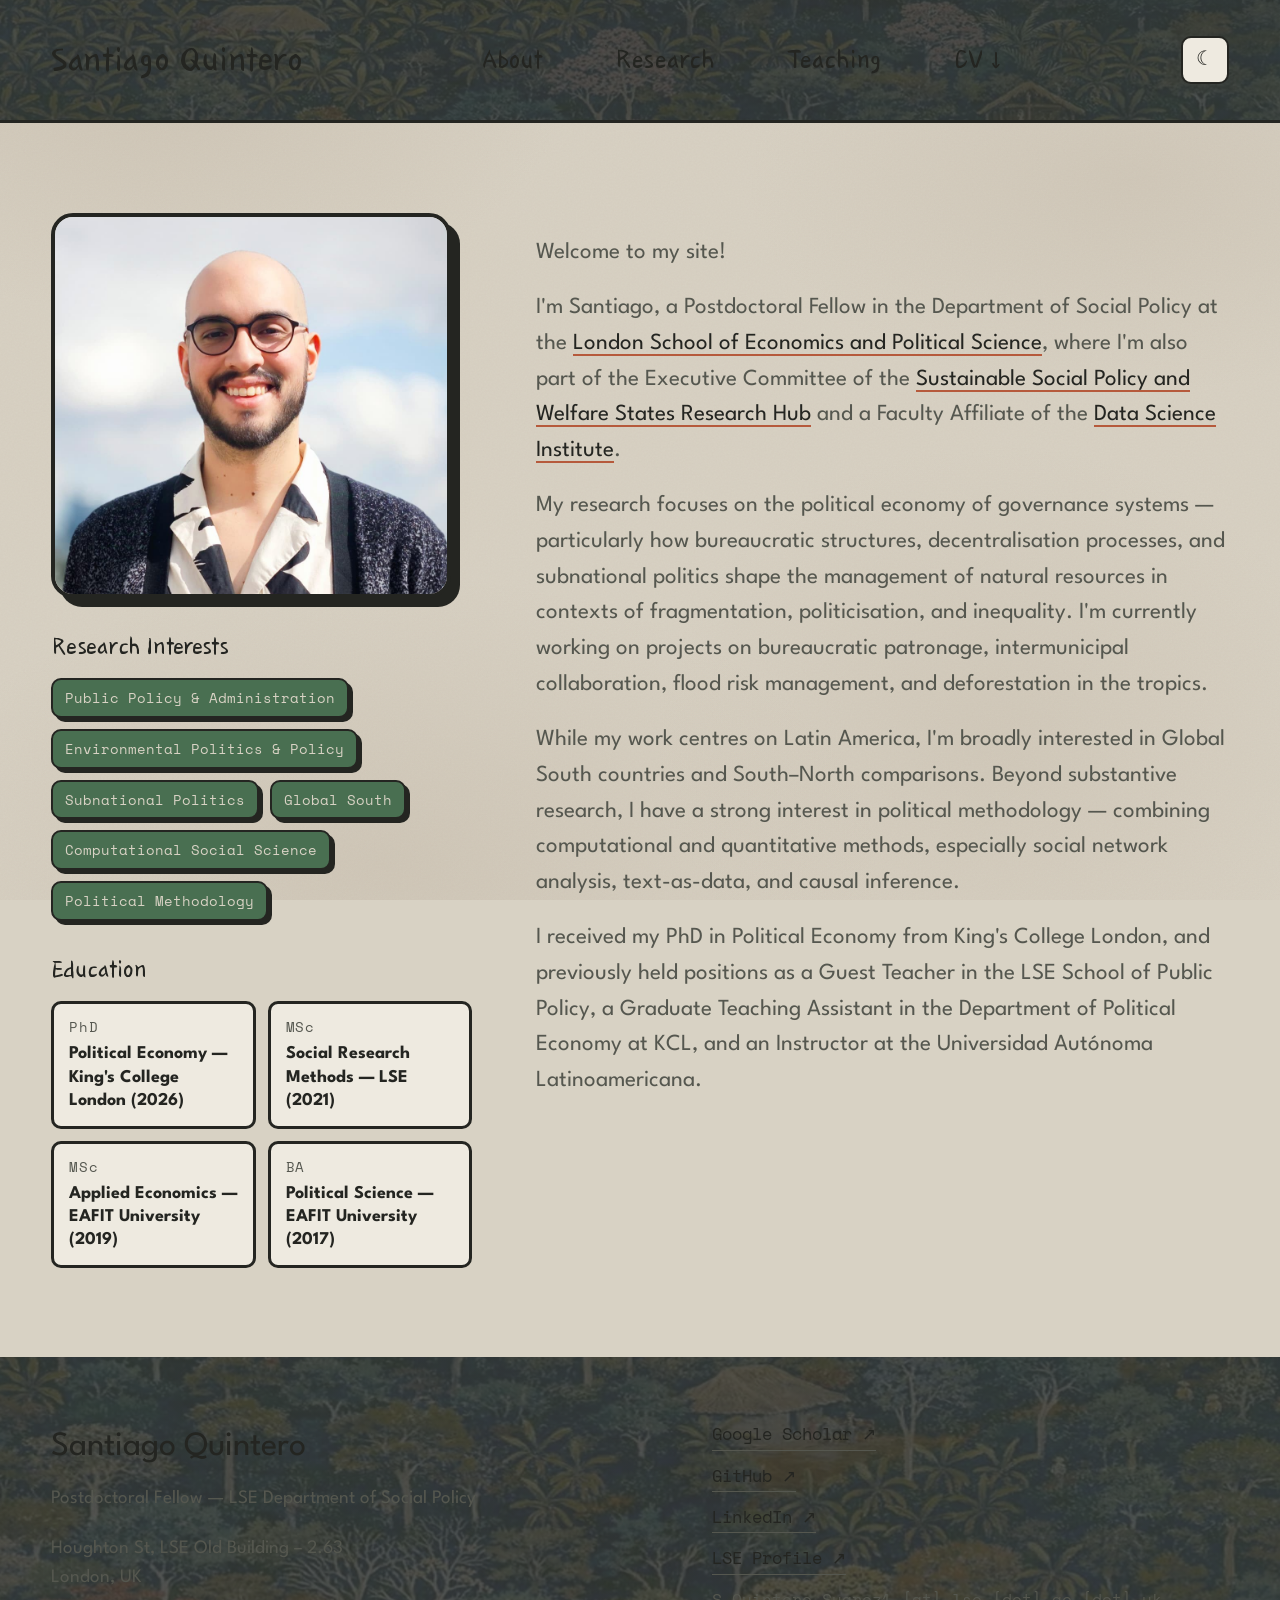
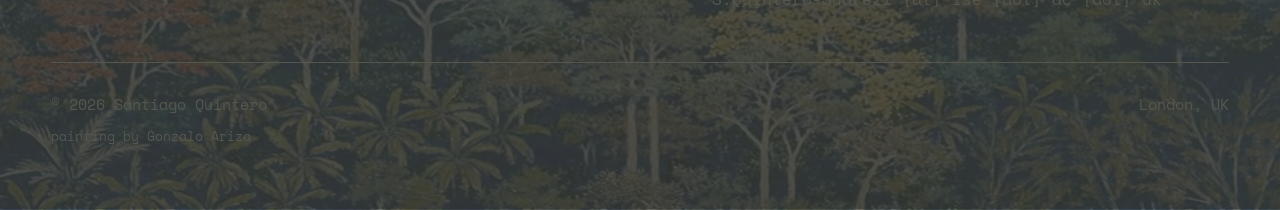
<file: index.html>
<!doctype html>
<html lang="en">
<head>
<meta charset="utf-8">
<meta name="viewport" content="width=device-width, initial-scale=1">
<title>Santiago Quintero — Political Economy Researcher</title>
<meta name="description" content="Santiago Quintero is a Postdoctoral Fellow at the LSE Department of Social Policy studying the political economy of bureaucracy, environmental governance, and the state in the Global South.">
<link rel="canonical" href="https://squinterosuarez.com/">
<link rel="icon" href="data:image/svg+xml,%3Csvg xmlns='http://www.w3.org/2000/svg' viewBox='0 0 100 100'%3E%3Ctext y='.9em' font-size='90'%3E%F0%9F%8C%B4%3C/text%3E%3C/svg%3E">
<meta name="theme-color" content="#173D2D">
<meta property="og:type" content="profile">
<meta property="og:title" content="Santiago Quintero — Political Economy Researcher">
<meta property="og:description" content="Postdoctoral Fellow, LSE Department of Social Policy. Bureaucracy, environmental governance, and the state in the Global South.">
<meta property="og:image" content="https://squinterosuarez.com/assets/img/photo.jpg">
<meta property="og:url" content="https://squinterosuarez.com/">
<link rel="stylesheet" href="assets/css/style.css">
<script type="application/ld+json">
{
  "@context": "https://schema.org",
  "@type": "Person",
  "name": "Santiago Quintero",
  "jobTitle": "Postdoctoral Fellow",
  "affiliation": { "@type": "CollegeOrUniversity", "name": "London School of Economics and Political Science" },
  "alumniOf": [
    { "@type": "CollegeOrUniversity", "name": "King's College London" },
    { "@type": "CollegeOrUniversity", "name": "London School of Economics and Political Science" },
    { "@type": "CollegeOrUniversity", "name": "EAFIT University" }
  ],
  "url": "https://squinterosuarez.com",
  "email": "mailto:S.Quintero-Suarez1@lse.ac.uk",
  "sameAs": [
    "https://scholar.google.com/citations?user=ezoCQiQAAAAJ",
    "https://github.com/squinterosuarez",
    "https://www.linkedin.com/in/s-quintero/",
    "https://www.lse.ac.uk/people/santiago-quintero"
  ]
}
</script>
</head>
<body>
<a class="skip-link" href="#main">Skip to content</a>

<header class="site-header">
  <div class="wrap">
    <a class="brand" href="index.html">
      <span class="brand__name">Santiago Quintero</span>
    </a>
    <nav class="nav-desktop" aria-label="Primary">
      <a href="index.html">About</a>
      <a href="research.html">Research</a>
      <a href="teaching.html">Teaching</a>
      <a href="files/cv.pdf" target="_blank" rel="noopener">CV ↓</a>
    </nav>
    <div class="nav-actions">
      <button class="theme-toggle" data-theme-toggle type="button" aria-label="Toggle dark mode">☾</button>
      <button class="nav-burger" data-nav-burger type="button" aria-expanded="false" aria-controls="mobile-nav" aria-label="Open menu">
        <span></span>
      </button>
    </div>
  </div>
  <nav class="nav-mobile" id="mobile-nav" data-nav-mobile aria-label="Mobile">
    <ul>
      <li><a href="index.html">About</a></li>
      <li><a href="research.html">Research</a></li>
      <li><a href="teaching.html">Teaching</a></li>
      <li><a href="files/cv.pdf" target="_blank" rel="noopener">CV (PDF)</a></li>
    </ul>
  </nav>
</header>

<main id="main">

  <section class="opening plate">
    <div class="wrap">
      <div>
        <div class="opening__photo">
          <img src="assets/img/photo.jpg" alt="Portrait of Santiago Quintero" width="600" height="560">
        </div>

        <div class="interests">
          <h2 class="interests__title index-title">Research Interests</h2>
          <div class="link-row">
            <span class="link-box link-box--sage">Public Policy &amp; Administration</span>
            <span class="link-box link-box--sage">Environmental Politics &amp; Policy</span>
            <span class="link-box link-box--sage">Subnational Politics</span>
            <span class="link-box link-box--sage">Global South</span>
            <span class="link-box link-box--sage">Computational Social Science</span>
            <span class="link-box link-box--sage">Political Methodology</span>
          </div>
        </div>

        <div class="education">
          <h2 class="interests__title index-title">Education</h2>
          <dl class="edu-grid edu-grid--compact">
            <div class="fact">
              <dt>PhD</dt>
              <dd>Political Economy — King's College London (2026)</dd>
            </div>
            <div class="fact">
              <dt>MSc</dt>
              <dd>Social Research Methods — LSE (2021)</dd>
            </div>
            <div class="fact">
              <dt>MSc</dt>
              <dd>Applied Economics — EAFIT University (2019)</dd>
            </div>
            <div class="fact">
              <dt>BA</dt>
              <dd>Political Science — EAFIT University (2017)</dd>
            </div>
          </dl>
        </div>
      </div>

      <div class="opening__copy">
        <p class="opening__welcome">Welcome to my site!</p>
        <p>I'm Santiago, a Postdoctoral Fellow in the Department of Social Policy at the <a href="https://www.lse.ac.uk/people/santiago-quintero" target="_blank" rel="noopener">London School of Economics and Political Science</a>, where I'm also part of the Executive Committee of the <a href="https://www.lse.ac.uk/social-policy/research/research-clusters/sustainable-social-policy" target="_blank" rel="noopener">Sustainable Social Policy and Welfare States Research Hub</a> and a Faculty Affiliate of the <a href="https://www.lse.ac.uk/DSI" target="_blank" rel="noopener">Data Science Institute</a>.</p>
        <p>My research focuses on the political economy of governance systems — particularly how bureaucratic structures, decentralisation processes, and subnational politics shape the management of natural resources in contexts of fragmentation, politicisation, and inequality. I'm currently working on projects on bureaucratic patronage, intermunicipal collaboration, flood risk management, and deforestation in the tropics.</p>
        <p>While my work centres on Latin America, I'm broadly interested in Global South countries and South–North comparisons. Beyond substantive research, I have a strong interest in political methodology — combining computational and quantitative methods, especially social network analysis, text-as-data, and causal inference.</p>
        <p>I received my PhD in Political Economy from King's College London, and previously held positions as a Guest Teacher in the LSE School of Public Policy, a Graduate Teaching Assistant in the Department of Political Economy at KCL, and an Instructor at the Universidad Autónoma Latinoamericana.</p>
      </div>
    </div>
  </section>

</main>

<footer class="site-footer">
  <div class="wrap">
    <div class="footer-grid">
      <div>
        <p class="footer-title">Santiago Quintero</p>
        <p class="footer-role">Postdoctoral Fellow — LSE Department of Social Policy</p>
        <p class="footer-addr">Houghton St, LSE Old Building – 2.63<br>London, UK</p>
      </div>
      <div class="footer-links">
        <a href="https://scholar.google.com/citations?user=ezoCQiQAAAAJ" target="_blank" rel="noopener">Google Scholar ↗</a>
        <a href="https://github.com/squinterosuarez" target="_blank" rel="noopener">GitHub ↗</a>
        <a href="https://www.linkedin.com/in/s-quintero/" target="_blank" rel="noopener">LinkedIn ↗</a>
        <a href="https://www.lse.ac.uk/people/santiago-quintero" target="_blank" rel="noopener">LSE Profile ↗</a>
        <p class="footer-email">S.Quintero-Suarez1 [at] lse [dot] ac [dot] uk</p>
      </div>
    </div>
    <div class="footer-bottom">
      <span>© 2026 Santiago Quintero</span>
      <span>London, UK</span>
    </div>
    <p class="footer-credit">painting by Gonzalo Ariza</p>
  </div>
</footer>

<script src="assets/js/main.js"></script>
</body>
</html>
</file>
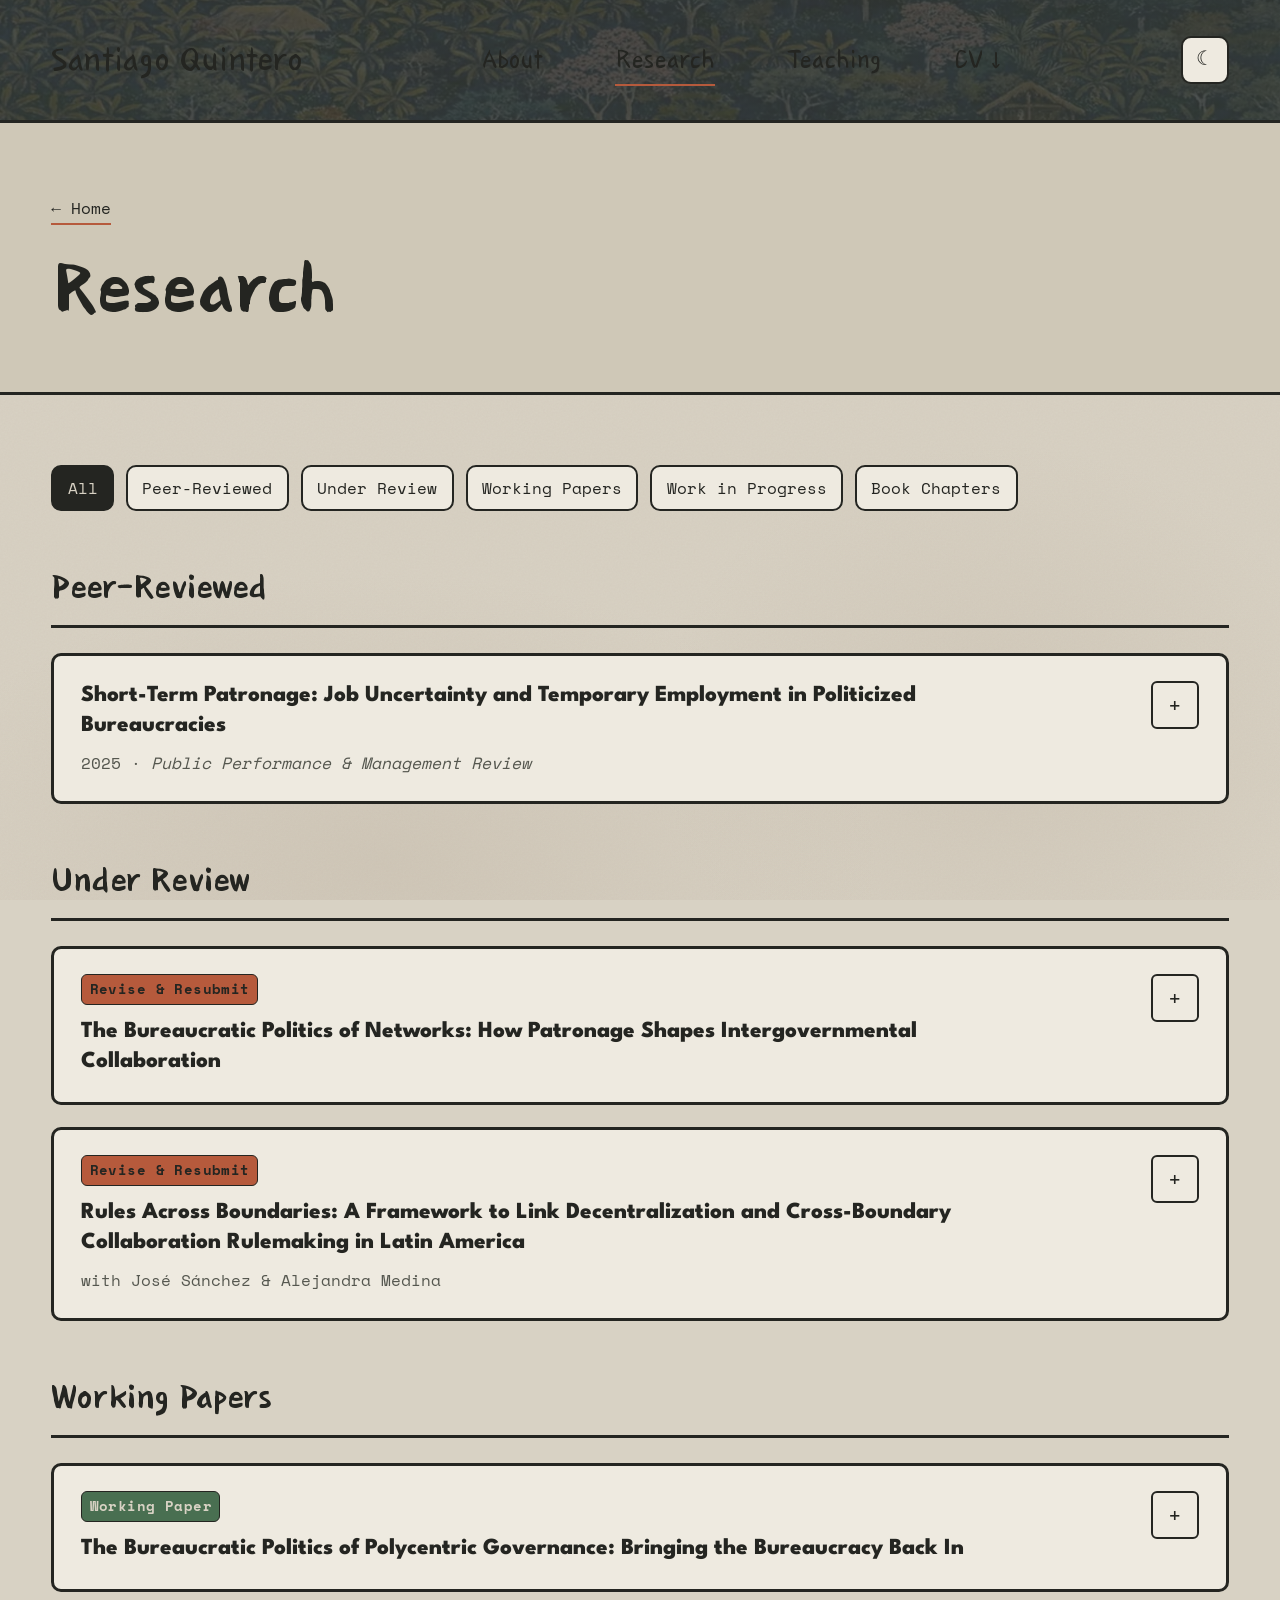
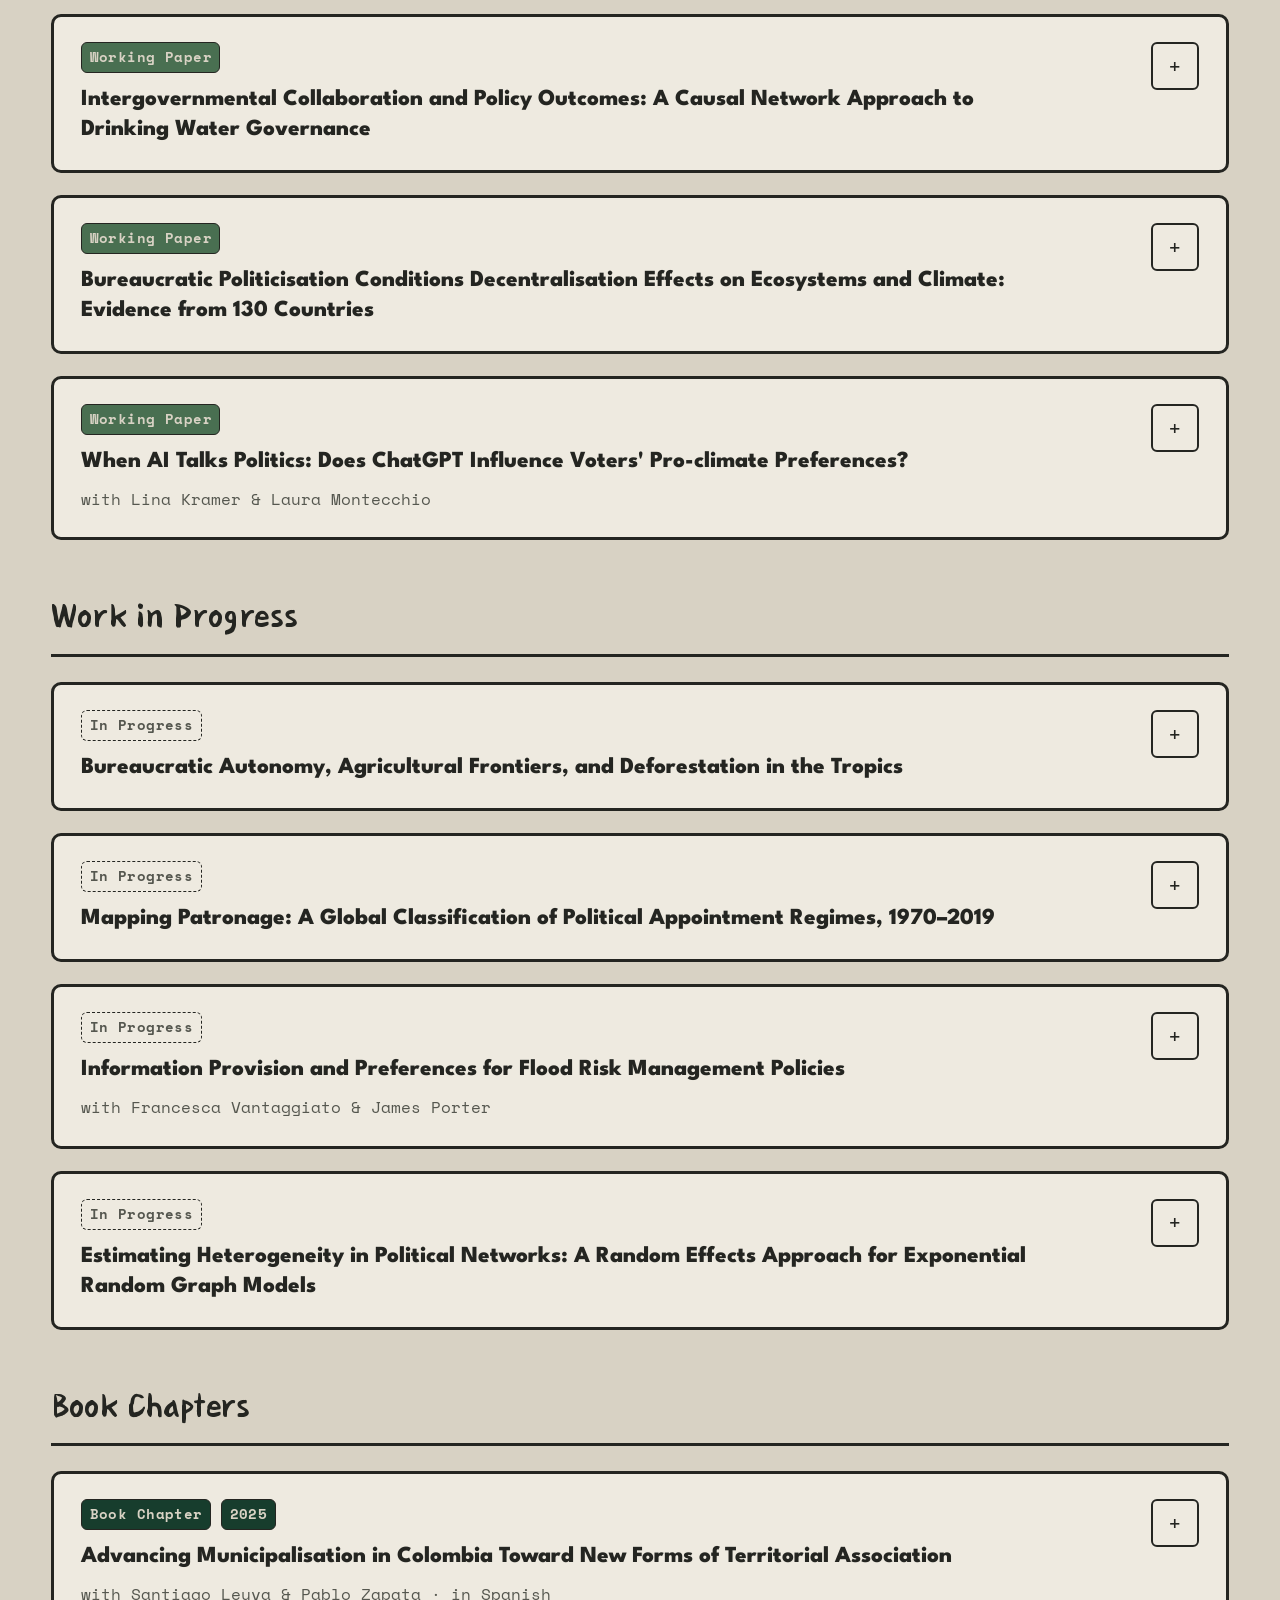
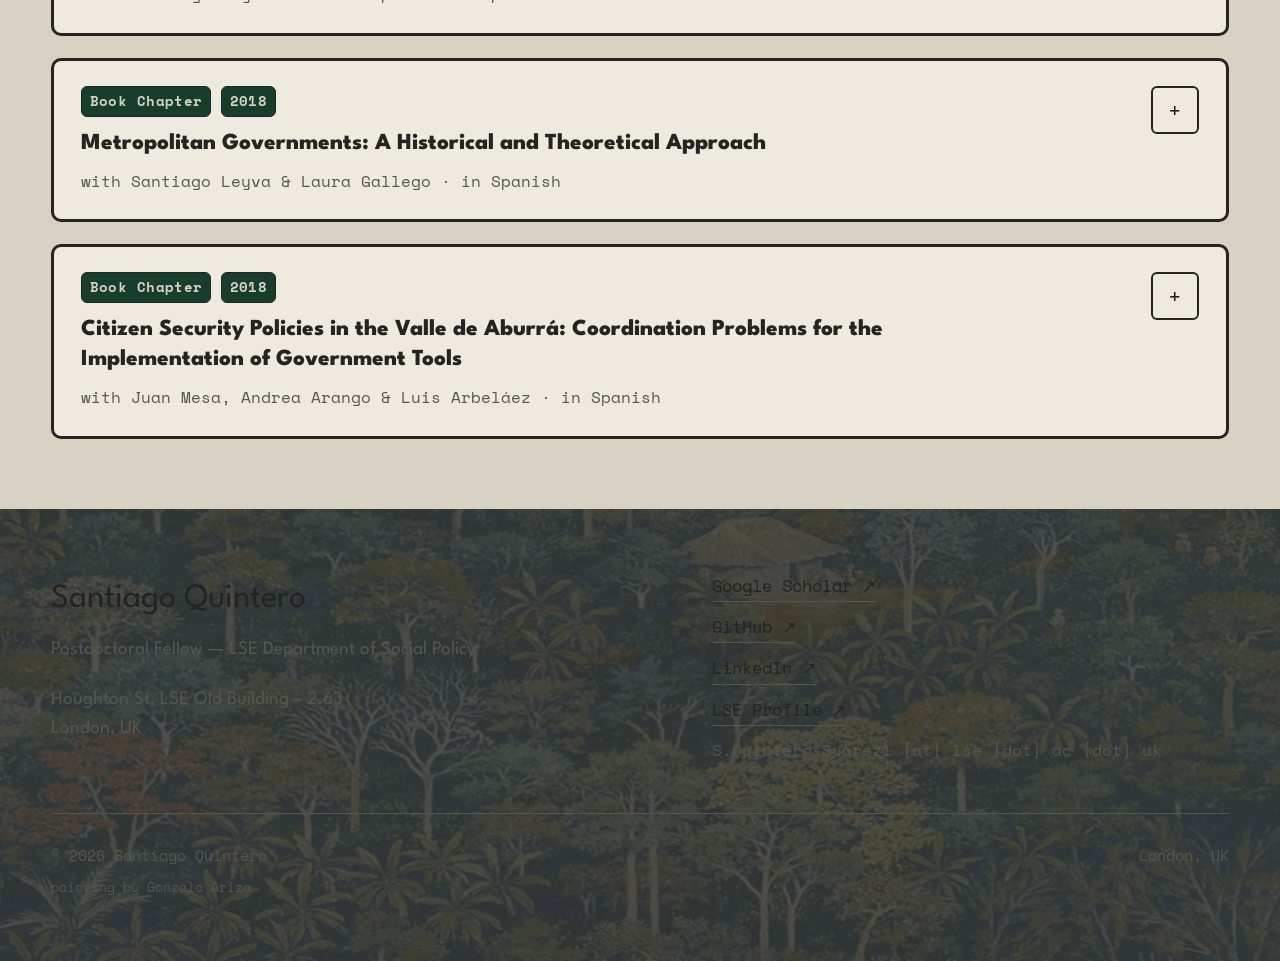
<file: research.html>
<!doctype html>
<html lang="en">
<head>
<meta charset="utf-8">
<meta name="viewport" content="width=device-width, initial-scale=1">
<title>Research — Santiago Quintero</title>
<meta name="description" content="Peer-reviewed articles, papers under review, working papers, and book chapters by Santiago Quintero on bureaucratic politics, networks, and environmental governance.">
<link rel="canonical" href="https://squinterosuarez.com/research.html">
<link rel="icon" href="data:image/svg+xml,%3Csvg xmlns='http://www.w3.org/2000/svg' viewBox='0 0 100 100'%3E%3Ctext y='.9em' font-size='90'%3E%F0%9F%8C%B4%3C/text%3E%3C/svg%3E">
<meta name="theme-color" content="#173D2D">
<link rel="stylesheet" href="assets/css/style.css">
</head>
<body>
<a class="skip-link" href="#main">Skip to content</a>

<header class="site-header">
  <div class="wrap">
    <a class="brand" href="index.html">
      <span class="brand__name">Santiago Quintero</span>
    </a>
    <nav class="nav-desktop" aria-label="Primary">
      <a href="index.html">About</a>
      <a href="research.html" aria-current="page">Research</a>
      <a href="teaching.html">Teaching</a>
      <a href="files/cv.pdf" target="_blank" rel="noopener">CV ↓</a>
    </nav>
    <div class="nav-actions">
      <button class="theme-toggle" data-theme-toggle type="button" aria-label="Toggle dark mode">☾</button>
      <button class="nav-burger" data-nav-burger type="button" aria-expanded="false" aria-controls="mobile-nav" aria-label="Open menu">
        <span></span>
      </button>
    </div>
  </div>
  <nav class="nav-mobile" id="mobile-nav" data-nav-mobile aria-label="Mobile">
    <ul>
      <li><a href="index.html">About</a></li>
      <li><a href="research.html">Research</a></li>
      <li><a href="teaching.html">Teaching</a></li>
      <li><a href="files/cv.pdf" target="_blank" rel="noopener">CV (PDF)</a></li>
    </ul>
  </nav>
</header>

<main id="main">
  <div class="page-header">
    <div class="wrap">
      <a class="page-header__back" href="index.html">← Home</a>
      <h1 class="page-header__title">Research</h1>
    </div>
  </div>

  <div class="content-plate">
    <div class="wrap">
      <div class="filter-row" data-filter-row role="group" aria-label="Filter publications by type">
        <button class="filter-chip" data-filter="all" aria-pressed="true">All</button>
        <button class="filter-chip" data-filter="peer" aria-pressed="false">Peer-Reviewed</button>
        <button class="filter-chip" data-filter="review" aria-pressed="false">Under Review</button>
        <button class="filter-chip" data-filter="wp" aria-pressed="false">Working Papers</button>
        <button class="filter-chip" data-filter="progress" aria-pressed="false">Work in Progress</button>
        <button class="filter-chip" data-filter="chapter" aria-pressed="false">Book Chapters</button>
      </div>

      <!-- PEER-REVIEWED -->
      <div class="group-header" data-group="peer">
        <h2 class="group-header__title">Peer-Reviewed</h2>
      </div>
      <div class="pub-list">
        <div class="pub-card" data-category="peer">
          <button class="pub-card__head" data-toggle aria-expanded="false" aria-controls="pub-1">
            <div>
              <p class="pub-card__title">Short-Term Patronage: Job Uncertainty and Temporary Employment in Politicized Bureaucracies</p>
              <p class="pub-card__meta">2025 · <em>Public Performance &amp; Management Review</em></p>
            </div>
            <span class="pub-card__toggle" aria-hidden="true">+</span>
          </button>
          <div class="pub-card__body" id="pub-1">
            <div class="pub-card__body-inner">
              <p>In this paper, I study the effect of the political assignment of temporary public jobs—referred to here as short-term patronage—on the strategic behavior of temporary employees in developing public administrations. I examine the interplay between job uncertainty and political patronage as determinants of temporary employees' work effort, operationalized as time allocation to a project. The central argument is that temporary employees strategically adjust their time allocation to mitigate future job uncertainty, and patronage can incentivize increased or reduced effort contingent upon such uncertainty. Using a novel vignette experiment with Colombian public employees, I find that lower job uncertainty can lead to an increase in job effort by temporary employees. Furthermore, when future job uncertainty is lower (higher), patronage can increase (decrease) temporary employees' time dedication to their tasks. These findings underscore the complex and often unintended consequences of the interaction between employment flexibilization reforms and the political dynamics of public administration, particularly in the context of weakly professionalized bureaucracies.</p>
              <a class="btn btn--terracotta" href="https://doi.org/10.1080/15309576.2024.2445615" target="_blank" rel="noopener">read the paper ↗</a>
            </div>
          </div>
        </div>
      </div>

      <!-- UNDER REVIEW -->
      <div class="group-header" data-group="review">
        <h2 class="group-header__title">Under Review</h2>
      </div>
      <div class="pub-list">
        <div class="pub-card" data-category="review">
          <button class="pub-card__head" data-toggle aria-expanded="false" aria-controls="pub-2">
            <div>
              <div class="pub-card__tags"><span class="tag-mini tag-mini--review">Revise &amp; Resubmit</span></div>
              <p class="pub-card__title">The Bureaucratic Politics of Networks: How Patronage Shapes Intergovernmental Collaboration</p>
            </div>
            <span class="pub-card__toggle" aria-hidden="true">+</span>
          </button>
          <div class="pub-card__body" id="pub-2">
            <div class="pub-card__body-inner">
              <p>How does patronage—the political appointment of bureaucrats—affect the coordination and joint delivery of policies? Research has examined patronage's effects on bureaucratic performance, but mostly within hierarchical, top-down policymaking. However, in many domains, governance depends on horizontal networks of intergovernmental collaboration. I argue that patronage's effect on collaboration depends on the fit between the resources appointees carry and the demands of the positions they fill. Patronage facilitates coordination when appointees' political capital can be deployed for brokerage and negotiation but undermines it when loyalty-driven hiring displaces technical expertise and organizational stability. To test this argument, I analyze the network of environmental collaboration agreements among Colombian public agencies using hierarchical Exponential Random Graph Models. The evidence shows that managerial patronage fosters collaboration, especially along co-partisan lines, while professional-level patronage inhibits it. These findings underscore patronage's contingent role in governance networks and the importance of bureaucratic politics for collaborative policy delivery.</p>
              <a class="btn" href="files/papers/bp_nets_05.26.pdf" target="_blank" rel="noopener">read draft pdf ↗</a>
            </div>
          </div>
        </div>

        <div class="pub-card" data-category="review">
          <button class="pub-card__head" data-toggle aria-expanded="false" aria-controls="pub-3">
            <div>
              <div class="pub-card__tags"><span class="tag-mini tag-mini--review">Revise &amp; Resubmit</span></div>
              <p class="pub-card__title">Rules Across Boundaries: A Framework to Link Decentralization and Cross-Boundary Collaboration Rulemaking in Latin America</p>
              <p class="pub-card__meta">with <a href="https://publicaffairs.ucdenver.edu/people/faculty/jos%C3%A9-s%C3%A1nchez" target="_blank" rel="noopener">José Sánchez</a> &amp; <a href="https://publicaffairs.ucdenver.edu/people/faculty/alejandra-medina" target="_blank" rel="noopener">Alejandra Medina</a></p>
            </div>
            <span class="pub-card__toggle" aria-hidden="true">+</span>
          </button>
          <div class="pub-card__body" id="pub-3">
            <div class="pub-card__body-inner">
              <p>Cross-boundary collaboration to produce public services or govern policy problems can emerge as contingent dynamics initiated by local governments or driven by incentives and mandates from higher-level governments. This research focuses on understanding collaboration regimes in the Global South, a region where decentralization processes have left a centralist legacy of underfunded local governments with minimal autonomy. We synthesize elements from the Collaborative Governance Regime and Institutional Grammar tool as research lenses to propose a cross-boundary collaboration framework for the Global South to understand how national-level system contexts and decentralization processes shape the institutional arrangements that regulate cross-boundary interactions. As a proof-of-concept demonstration, we apply the framework across three Latin American countries: Chile, Colombia, and Mexico. This initial application suggests that different paths of decentralization not only set the devolution of capacity and autonomy to local governments, but also determine the level and type of rules under which cross-boundary collaboration emerges.</p>
              <a class="btn" href="mailto:S.Quintero-Suarez1@lse.ac.uk?subject=Draft%20request%3A%20Rules%20Across%20Boundaries">Draft available upon request.</a>
            </div>
          </div>
        </div>
      </div>

      <!-- WORKING PAPERS -->
      <div class="group-header" data-group="wp">
        <h2 class="group-header__title">Working Papers</h2>
      </div>
      <div class="pub-list">
        <div class="pub-card" data-category="wp">
          <button class="pub-card__head" data-toggle aria-expanded="false" aria-controls="pub-4">
            <div>
              <div class="pub-card__tags"><span class="tag-mini tag-mini--wp">Working Paper</span></div>
              <p class="pub-card__title">The Bureaucratic Politics of Polycentric Governance: Bringing the Bureaucracy Back In</p>
            </div>
            <span class="pub-card__toggle" aria-hidden="true">+</span>
          </button>
          <div class="pub-card__body" id="pub-4">
            <div class="pub-card__body-inner">
              <p>Bureaucratic autonomy is one of the most important institutional determinants of government performance, yet its effects have been studied almost entirely within hierarchical settings. This paper extends the comparative bureaucratic politics literature to polycentric systems, a form of governance that depends on the coordination of multiple autonomous decision-making centres, and that characterises much of contemporary governance. Public bureaucracies function as primary nodes in most polycentric systems, and the political arrangements that govern their recruitment, tenure, and organisational independence reshape the conditions under which polycentric coordination can succeed or fail. I propose three analytical dimensions through which bureaucratic autonomy shapes polycentric systems: capacity, intertemporal dynamics, and political capital. Because no single configuration of autonomy optimises all three dimensions simultaneously, the framework argues that the level of autonomy best suited to polycentric coordination shifts as the governance system develops. The paper proposes mechanisms to respecify enabling conditions and dysfunction syndromes identified in polycentric theory in terms of their upstream political-administrative determinants, and proposes a research agenda that bridges polycentric governance with comparative bureaucratic politics and public administration reform.</p>
              <a class="btn" href="files/papers/bp_poly_05.26-1.pdf" target="_blank" rel="noopener">read draft pdf ↗</a>
            </div>
          </div>
        </div>

        <div class="pub-card" data-category="wp">
          <button class="pub-card__head" data-toggle aria-expanded="false" aria-controls="pub-5">
            <div>
              <div class="pub-card__tags"><span class="tag-mini tag-mini--wp">Working Paper</span></div>
              <p class="pub-card__title">Intergovernmental Collaboration and Policy Outcomes: A Causal Network Approach to Drinking Water Governance</p>
            </div>
            <span class="pub-card__toggle" aria-hidden="true">+</span>
          </button>
          <div class="pub-card__body" id="pub-5">
            <div class="pub-card__body-inner">
              <p>Intergovernmental collaboration has become a central mechanism for governing complex environmental problems. However, empirical evidence on whether collaboration improves governance outcomes remains limited. Governments select into partnerships based on shared problems, political connections, and institutional constraints, making it hard to separate selection from the causal effects of collaboration. This paper proposes a strategy for estimating the effects of collaboration networks on policy outcomes while addressing endogenous tie formation. I exploit the fact that authorities participate in several policy networks at once, using an exogenous network to build instruments. Using a friction-only gravity model, I estimate the structural propensity to form ties, and combine it with partner spending shocks to instrument for collaboration intensity. I apply this approach to municipal drinking water governance in Colombia, using over 4,700 inter-administrative collaboration agreements. Entering collaboration depresses water quality, while additional partnerships and greater collaborative investment produce sizeable improvements. The findings highlight the importance of distinguishing network formation from network effects when evaluating collaborative governance.</p>
              <a class="btn" href="mailto:S.Quintero-Suarez1@lse.ac.uk?subject=Draft%20request%3A%20Drinking%20Water%20Governance">Draft available upon request.</a>
            </div>
          </div>
        </div>

        <div class="pub-card" data-category="wp">
          <button class="pub-card__head" data-toggle aria-expanded="false" aria-controls="pub-6">
            <div>
              <div class="pub-card__tags"><span class="tag-mini tag-mini--wp">Working Paper</span></div>
              <p class="pub-card__title">Bureaucratic Politicisation Conditions Decentralisation Effects on Ecosystems and Climate: Evidence from 130 Countries</p>
            </div>
            <span class="pub-card__toggle" aria-hidden="true">+</span>
          </button>
          <div class="pub-card__body" id="pub-6">
            <div class="pub-card__body-inner">
              <p>Environmental governance worldwide increasingly operates through multi-level, decentralised institutional architectures. Yet the environmental outcomes of these arrangements vary enormously, and we still know relatively little about the macro-institutional conditions under which the coordination mechanisms that polycentric and multi-level systems rely upon can actually flourish. I argue that a foundational but overlooked conditioning factor is the politicisation of bureaucratic appointments—the extent to which politicians control the recruitment of public servants. Using a panel of 91 countries over the period 2005–2022, I examine how the interaction between decentralisation and bureaucratic politicisation shapes four environmental outcomes: overall environmental performance, ecosystem vitality, environmental health, and climate change mitigation. Results from within-between random-effects models, complemented by hierarchical GMM estimators, show that whilst decentralisation is associated with short-run declines in environmental quality, countries with structurally more decentralised systems perform better in the long run. Bureaucratic politicisation amplifies the short-term environmental costs of decentralisation, but its moderating role varies by environmental domain: climate mitigation—where coordination demands are highest and political credit-claiming is most difficult—is the most severely affected, whilst environmental health—comprising locally tangible goods such as drinking water and sanitation—is the least vulnerable.</p>
              <a class="btn" href="mailto:S.Quintero-Suarez1@lse.ac.uk?subject=Draft%20request%3A%20Decentralisation%20130%20Countries">Draft available upon request.</a>
            </div>
          </div>
        </div>

        <div class="pub-card" data-category="wp">
          <button class="pub-card__head" data-toggle aria-expanded="false" aria-controls="pub-7">
            <div>
              <div class="pub-card__tags"><span class="tag-mini tag-mini--wp">Working Paper</span></div>
              <p class="pub-card__title">When AI Talks Politics: Does ChatGPT Influence Voters' Pro-climate Preferences?</p>
              <p class="pub-card__meta">with Lina Kramer &amp; Laura Montecchio</p>
            </div>
            <span class="pub-card__toggle" aria-hidden="true">+</span>
          </button>
          <div class="pub-card__body" id="pub-7">
            <div class="pub-card__body-inner">
              <p>This paper examines how AI chatbots influence public opinion on climate-related fiscal policy. Using a randomised controlled survey experiment in Germany (N=1,074) and the UK (N=1,200), we test whether AI-generated recommendations affect support for fuel taxation and climate investment. Participants viewed identical policy advice framed either as ChatGPT output or general opinion, enabling causal inference regarding framing effects. The design includes pre-treatment measures of AI trust, attitudes, usage patterns, and demographics to examine heterogeneous treatment effects. Results show that pro-climate arguments consistently increased policy support; however, ChatGPT attribution did not uniformly enhance persuasion. In Germany, ChatGPT attribution produced a marginally significant convergence toward the recommended fuel tax level, whereas in other conditions, respondents shifted slightly more when advice was unattributed, though the differences were not statistically significant. The evidence suggests that LLM-generated pro-climate content is persuasive, while attribution effects remain context-dependent.</p>
              <a class="btn" href="mailto:S.Quintero-Suarez1@lse.ac.uk?subject=Draft%20request%3A%20When%20AI%20Talks%20Politics">Draft available upon request.</a>
            </div>
          </div>
        </div>
      </div>

      <!-- WORK IN PROGRESS -->
      <div class="group-header" data-group="progress">
        <h2 class="group-header__title">Work in Progress</h2>
      </div>
      <div class="pub-list">
        <div class="pub-card" data-category="progress">
          <button class="pub-card__head" data-toggle aria-expanded="false" aria-controls="pub-8">
            <div>
              <div class="pub-card__tags"><span class="tag-mini tag-mini--prog">In Progress</span></div>
              <p class="pub-card__title">Bureaucratic Autonomy, Agricultural Frontiers, and Deforestation in the Tropics</p>
            </div>
            <span class="pub-card__toggle" aria-hidden="true">+</span>
          </button>
          <div class="pub-card__body" id="pub-8">
            <div class="pub-card__body-inner">
              <p>One of the main causes of this forest conversion is international demand for agricultural commodities, which creates a fundamental trade-off for tropical countries between short-term market rents and long-term environmental conservation. This trade-off is politically asymmetric: concentrated agribusiness interest groups typically overpower diffuse conservation constituencies. Under what conditions can domestic institutions resist these pressures? This paper argues that bureaucratic autonomy mitigates the effect of international commodity price shocks on agriculture-driven deforestation. Autonomous bureaucracies are better insulated from political and business interest-group interference, enabling more stringent and effective environmental regulation, monitoring, and enforcement, even when commodity booms heighten incentives for frontier expansion. Using satellite-measured forest loss attributed to permanent agricultural conversion, I test this argument with a global panel of approximately 430,000 cell-year observations across 101 countries from 2001 to 2022. I find that a 10% price increase raises deforestation by approximately 7.1% in low-autonomy countries but only 3.9% in high-autonomy countries. Findings are robust to competing moderators, alternative specifications, and moderation diagnostics. These results extend the literature on bureaucratic and regulatory independence to environmental protection and identify personnel autonomy as an upstream institutional lever for mitigating agricultural deforestation.</p>
            </div>
          </div>
        </div>

        <div class="pub-card" data-category="progress">
          <button class="pub-card__head" data-toggle aria-expanded="false" aria-controls="pub-9">
            <div>
              <div class="pub-card__tags"><span class="tag-mini tag-mini--prog">In Progress</span></div>
              <p class="pub-card__title">Mapping Patronage: A Global Classification of Political Appointment Regimes, 1970–2019</p>
            </div>
            <span class="pub-card__toggle" aria-hidden="true">+</span>
          </button>
          <div class="pub-card__body" id="pub-9">
            <div class="pub-card__body-inner">
              <p>Recent work on patronage argues that political appointments differ in whether officials are chosen for loyalty or for competence, and that this follows from how parties are organised and how they win votes. I build on these arguments to classify governments in 121 democracies between 1970 and 2019. Using a fuzzy-membership procedure, I give each government a graded profile across four types of patronage appointment. I validate the measure against existing case-study evidence on patronage, map how countries compare, how they change over time, and examine how each patronage type relates to other government characteristics such as impartiality and corruption. The comparison shows that the kind of patronage politics that operates in a country and its intensity are separable dimensions, and that they carry different implications for the quality of government.</p>
            </div>
          </div>
        </div>

        <div class="pub-card" data-category="progress">
          <button class="pub-card__head" data-toggle aria-expanded="false" aria-controls="pub-10">
            <div>
              <div class="pub-card__tags"><span class="tag-mini tag-mini--prog">In Progress</span></div>
              <p class="pub-card__title">Information Provision and Preferences for Flood Risk Management Policies</p>
              <p class="pub-card__meta">with <a href="https://francescavantaggiato.github.io/" target="_blank" rel="noopener">Francesca Vantaggiato</a> &amp; James Porter</p>
            </div>
            <span class="pub-card__toggle" aria-hidden="true">+</span>
          </button>
          <div class="pub-card__body" id="pub-10">
            <div class="pub-card__body-inner">
              <p>Climate adaptation is often treated as a public good, yet its benefits are spatially uneven and excludable, making it closer to an impure, club, or even private good. Climate politics research has shown that citizens may support climate action in principle, particularly after they experience the risks of climate change, but might withdraw support when they become net contributors to protecting others. Focusing on flood risk management in England, in this paper we examine how people perceive climate adaptation as a good and how such perception varies depending on their flood risk exposure. Empirically, we embed a discrete choice experiment in an information provision experiment with 1,500 respondents. Participants choose between flood protection strategies varying in excludability, distributional fairness, funding mechanism, effectiveness, and household cost, allowing estimation of willingness to pay for each attribute. A randomly assigned treatment group learns their address-level flood risk before the choice tasks. We test whether personal risk awareness shifts support toward localised, excludable measures, with implications for equitable and politically sustainable adaptation policy.</p>
            </div>
          </div>
        </div>

        <div class="pub-card" data-category="progress">
          <button class="pub-card__head" data-toggle aria-expanded="false" aria-controls="pub-11">
            <div>
              <div class="pub-card__tags"><span class="tag-mini tag-mini--prog">In Progress</span></div>
              <p class="pub-card__title">Estimating Heterogeneity in Political Networks: A Random Effects Approach for Exponential Random Graph Models</p>
            </div>
            <span class="pub-card__toggle" aria-hidden="true">+</span>
          </button>
          <div class="pub-card__body" id="pub-11">
            <div class="pub-card__body-inner">
              <p>Exponential random graph models (ERGMs) are widely used to study political networks, but standard implementations assume homogeneity across actors once covariates are included. This assumption rarely holds in political systems, where networks are routinely embedded in administrative, partisan, or territorial hierarchies. In this paper, I propose a mixed ERGM framework that incorporates group-level random effects as a computationally tractable way of modelling hierarchical structures. Building on the iterative estimation procedure of Kevork and Kauermann (2022), I generalise their framework to group-level intercepts, combining simulation-based maximum likelihood for structural parameters with penalised pseudolikelihood for group effects. This yields partial pooling across groups at computational costs feasible for the large sparse networks common in political research, and without the bias in structural parameter estimation that afflicts pure pseudolikelihood approaches. I introduce a pseudo-intraclass correlation coefficient to quantify the degree of group-level clustering and assess whether a hierarchical specification is needed. Monte Carlo experiments and applications to demonstrate that fixed-effects and pooled alternatives produce biased estimates under heterogeneous data-generating processes, and that the proposed estimator outperforms both, particularly when groups vary in size. I also illustrate the method using canonical policy network data.</p>
            </div>
          </div>
        </div>
      </div>

      <!-- BOOK CHAPTERS -->
      <div class="group-header" data-group="chapter">
        <h2 class="group-header__title">Book Chapters</h2>
      </div>
      <div class="pub-list">
        <div class="pub-card" data-category="chapter">
          <button class="pub-card__head" data-toggle aria-expanded="false" aria-controls="pub-12">
            <div>
              <div class="pub-card__tags">
                <span class="tag-mini tag-mini--chapter">Book Chapter</span>
                <span class="tag-mini tag-mini--chapter">2025</span>
              </div>
              <p class="pub-card__title">Advancing Municipalisation in Colombia Toward New Forms of Territorial Association</p>
              <p class="pub-card__meta">with Santiago Leyva &amp; Pablo Zapata · in Spanish</p>
            </div>
            <span class="pub-card__toggle" aria-hidden="true">+</span>
          </button>
          <div class="pub-card__body" id="pub-12">
            <div class="pub-card__body-inner">
              <p>In <em>Territorial Association, Multi-level Governance and Decentralisation</em> (Sanabria-Pulido, Rodríguez-Caporalli &amp; Leyva, eds.). World Bank and Icesi University, Cali.</p>
              <a class="btn" href="https://www.icesi.edu.co/editorial/esquemas-asociativos-territoriales/" target="_blank" rel="noopener">view book ↗</a>
            </div>
          </div>
        </div>

        <div class="pub-card" data-category="chapter">
          <button class="pub-card__head" data-toggle aria-expanded="false" aria-controls="pub-13">
            <div>
              <div class="pub-card__tags">
                <span class="tag-mini tag-mini--chapter">Book Chapter</span>
                <span class="tag-mini tag-mini--chapter">2018</span>
              </div>
              <p class="pub-card__title">Metropolitan Governments: A Historical and Theoretical Approach</p>
              <p class="pub-card__meta">with Santiago Leyva &amp; Laura Gallego · in Spanish</p>
            </div>
            <span class="pub-card__toggle" aria-hidden="true">+</span>
          </button>
          <div class="pub-card__body" id="pub-13">
            <div class="pub-card__body-inner">
              <p>In <em>Citizen Security from a Metropolitan Governance Perspective</em> (Gallego, Leyva &amp; Mesa, eds.). EAFIT University, Medellín.</p>
              <a class="btn" href="files/papers/gov_metro_cap1.pdf" target="_blank" rel="noopener">read pdf ↗</a>
            </div>
          </div>
        </div>

        <div class="pub-card" data-category="chapter">
          <button class="pub-card__head" data-toggle aria-expanded="false" aria-controls="pub-14">
            <div>
              <div class="pub-card__tags">
                <span class="tag-mini tag-mini--chapter">Book Chapter</span>
                <span class="tag-mini tag-mini--chapter">2018</span>
              </div>
              <p class="pub-card__title">Citizen Security Policies in the Valle de Aburrá: Coordination Problems for the Implementation of Government Tools</p>
              <p class="pub-card__meta">with Juan Mesa, Andrea Arango &amp; Luis Arbeláez · in Spanish</p>
            </div>
            <span class="pub-card__toggle" aria-hidden="true">+</span>
          </button>
          <div class="pub-card__body" id="pub-14">
            <div class="pub-card__body-inner">
              <p>In <em>Citizen Security from a Metropolitan Governance Perspective</em> (Gallego, Leyva &amp; Mesa, eds.). EAFIT University, Medellín.</p>
              <a class="btn" href="files/papers/gov_metro_cap6.pdf" target="_blank" rel="noopener">read pdf ↗</a>
            </div>
          </div>
        </div>
      </div>

    </div>
  </div>
</main>

<footer class="site-footer">
  <div class="wrap">
    <div class="footer-grid">
      <div>
        <p class="footer-title">Santiago Quintero</p>
        <p class="footer-role">Postdoctoral Fellow — LSE Department of Social Policy</p>
        <p class="footer-addr">Houghton St, LSE Old Building – 2.63<br>London, UK</p>
      </div>
      <div class="footer-links">
        <a href="https://scholar.google.com/citations?user=ezoCQiQAAAAJ" target="_blank" rel="noopener">Google Scholar ↗</a>
        <a href="https://github.com/squinterosuarez" target="_blank" rel="noopener">GitHub ↗</a>
        <a href="https://www.linkedin.com/in/s-quintero/" target="_blank" rel="noopener">LinkedIn ↗</a>
        <a href="https://www.lse.ac.uk/people/santiago-quintero" target="_blank" rel="noopener">LSE Profile ↗</a>
        <p class="footer-email">S.Quintero-Suarez1 [at] lse [dot] ac [dot] uk</p>
      </div>
    </div>
    <div class="footer-bottom">
      <span>© 2026 Santiago Quintero</span>
      <span>London, UK</span>
    </div>
    <p class="footer-credit">painting by Gonzalo Ariza</p>
  </div>
</footer>

<script src="assets/js/main.js"></script>
</body>
</html>
</file>
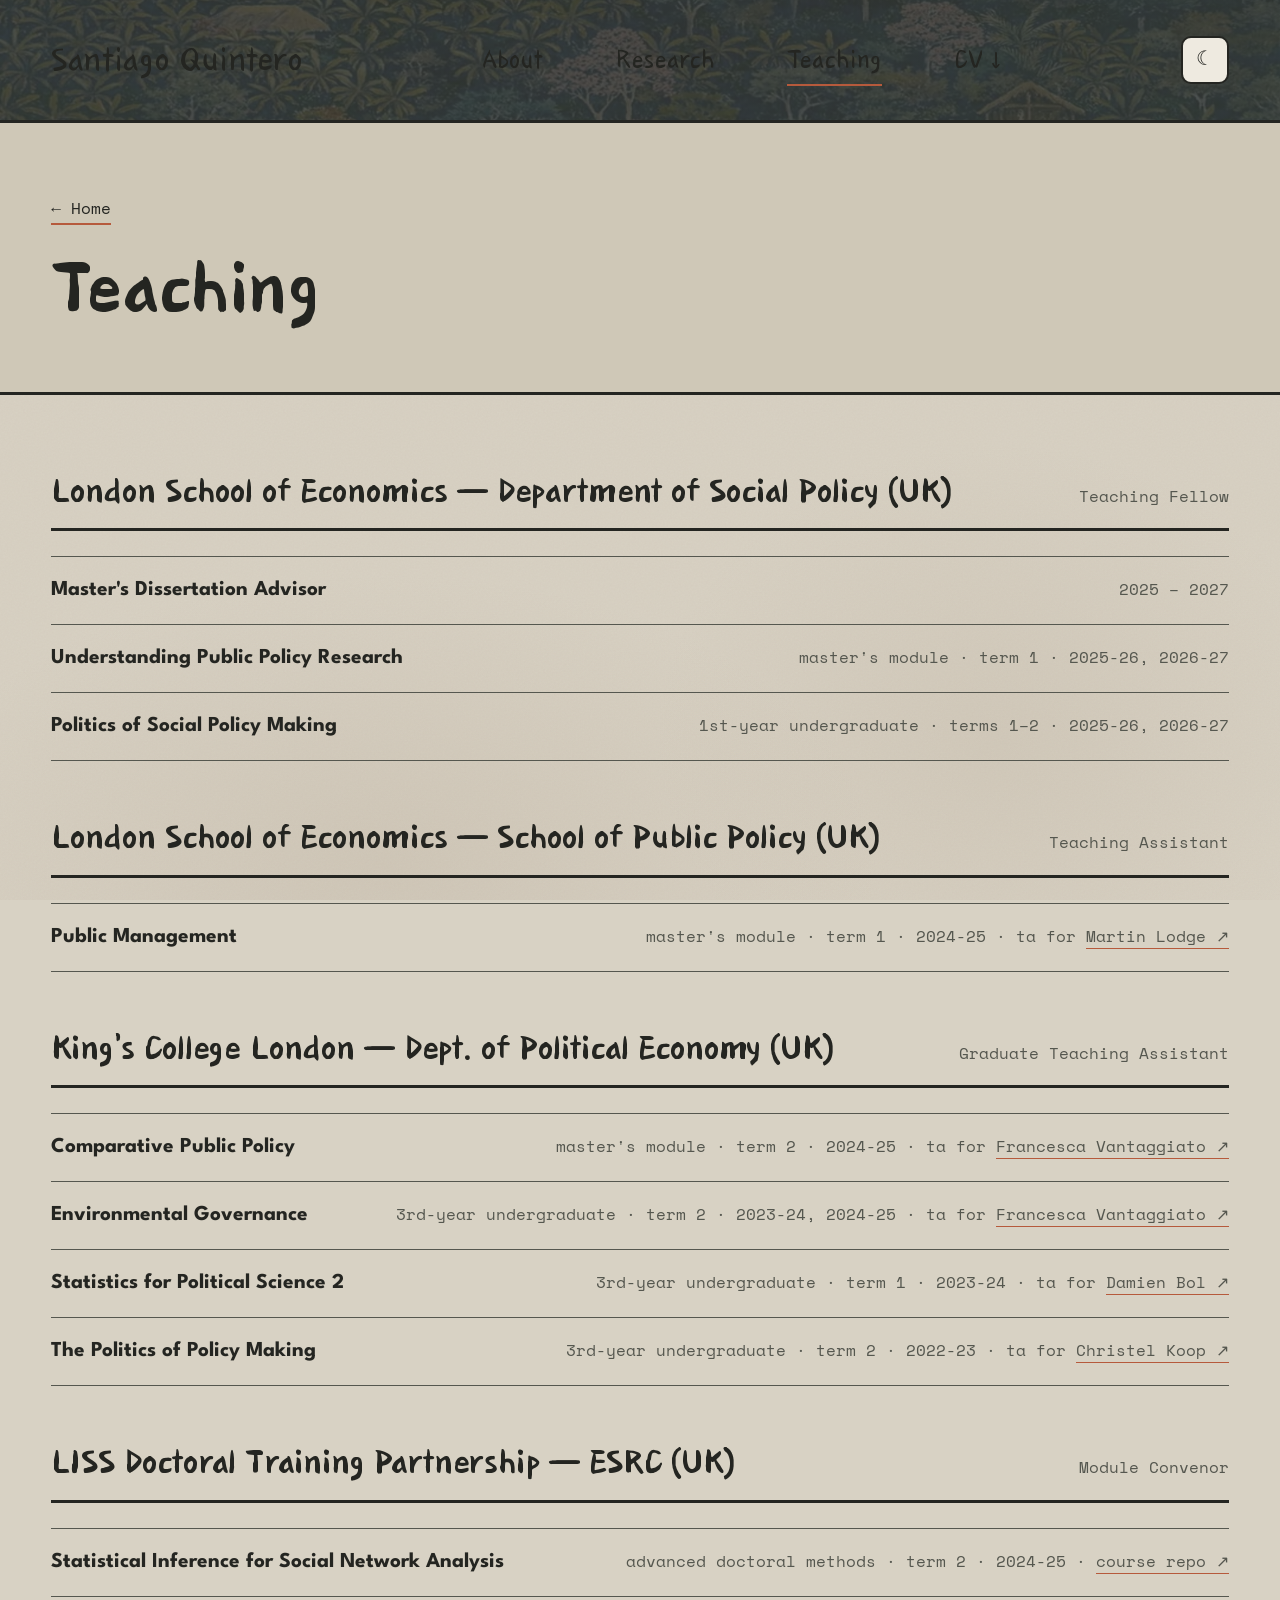
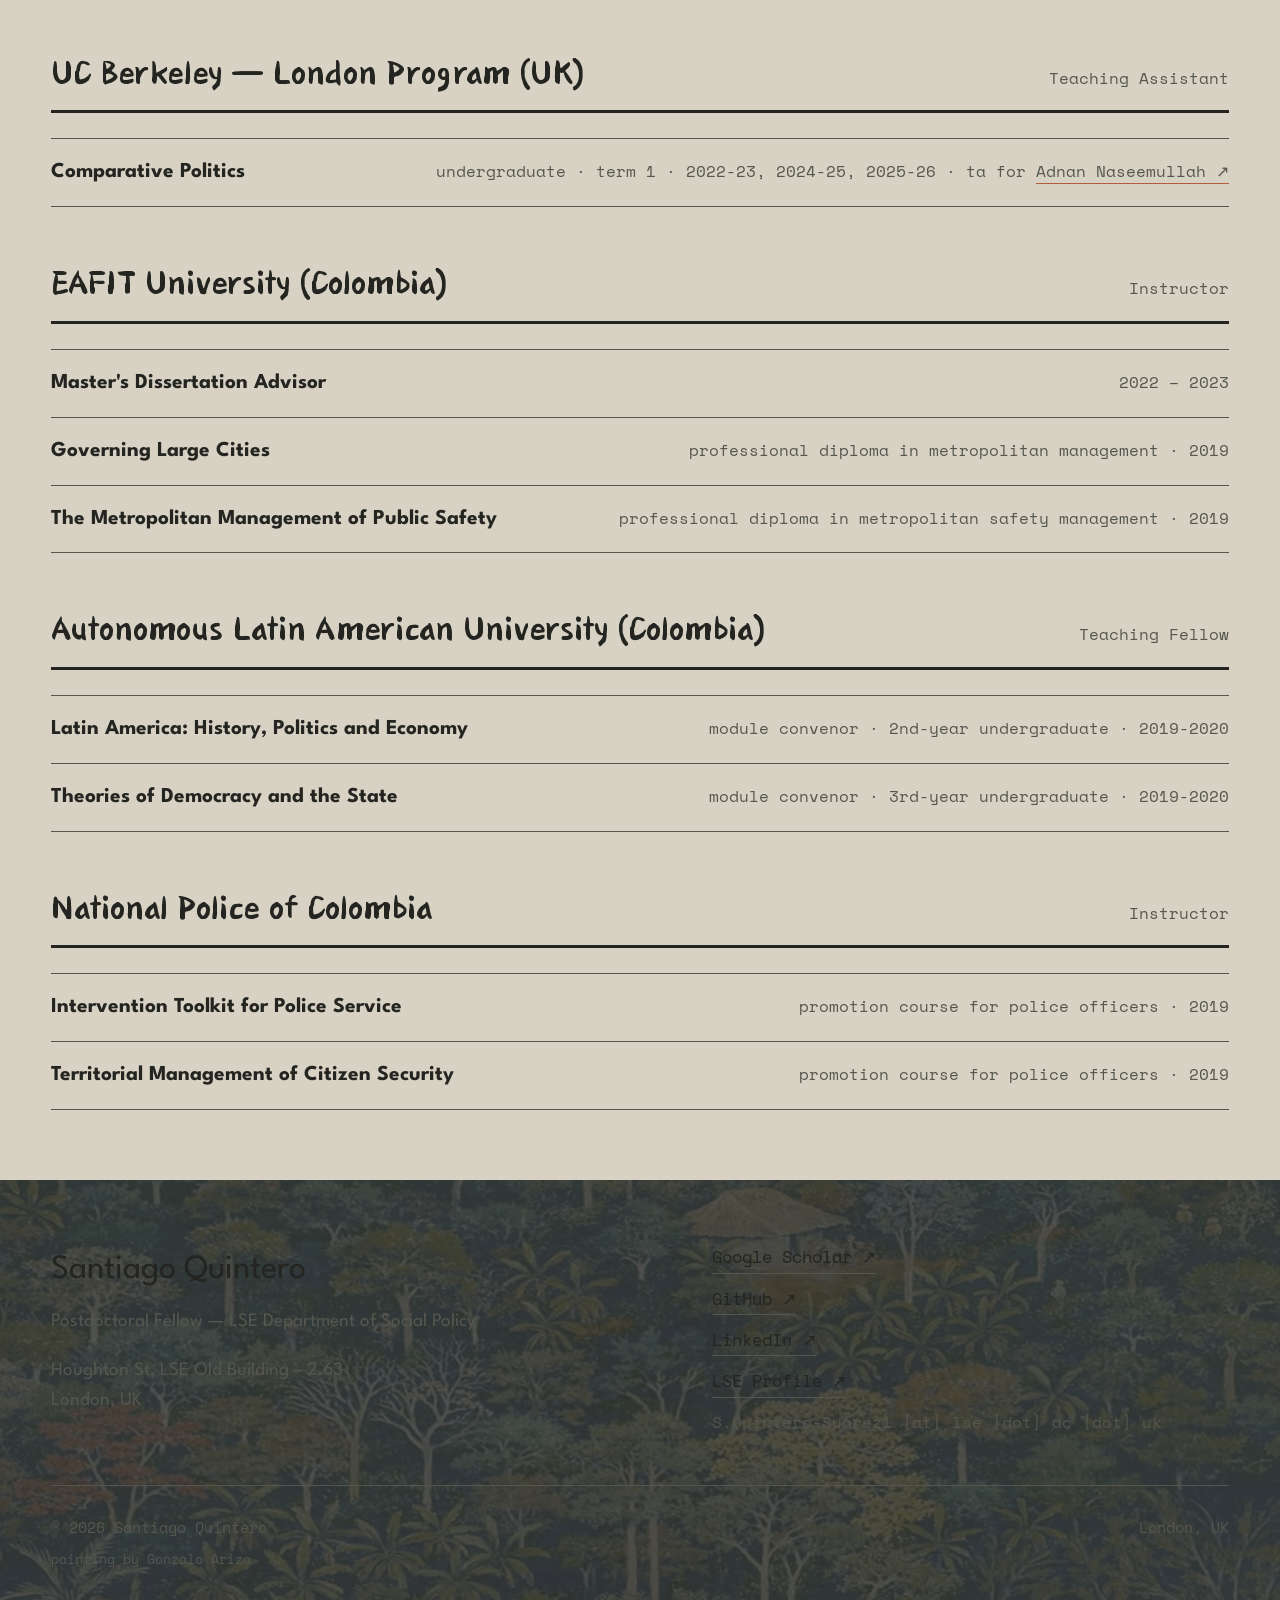
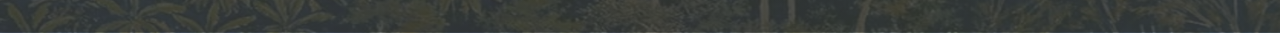
<file: teaching.html>
<!doctype html>
<html lang="en">
<head>
<meta charset="utf-8">
<meta name="viewport" content="width=device-width, initial-scale=1">
<title>Teaching — Santiago Quintero</title>
<meta name="description" content="Courses taught and TA'd by Santiago Quintero at LSE, King's College London, UC Berkeley's London Program, and in Colombia.">
<link rel="canonical" href="https://squinterosuarez.com/teaching.html">
<link rel="icon" href="data:image/svg+xml,%3Csvg xmlns='http://www.w3.org/2000/svg' viewBox='0 0 100 100'%3E%3Ctext y='.9em' font-size='90'%3E%F0%9F%8C%B4%3C/text%3E%3C/svg%3E">
<meta name="theme-color" content="#173D2D">
<link rel="stylesheet" href="assets/css/style.css">
</head>
<body>
<a class="skip-link" href="#main">Skip to content</a>

<header class="site-header">
  <div class="wrap">
    <a class="brand" href="index.html">
      <span class="brand__name">Santiago Quintero</span>
    </a>
    <nav class="nav-desktop" aria-label="Primary">
      <a href="index.html">About</a>
      <a href="research.html">Research</a>
      <a href="teaching.html" aria-current="page">Teaching</a>
      <a href="files/cv.pdf" target="_blank" rel="noopener">CV ↓</a>
    </nav>
    <div class="nav-actions">
      <button class="theme-toggle" data-theme-toggle type="button" aria-label="Toggle dark mode">☾</button>
      <button class="nav-burger" data-nav-burger type="button" aria-expanded="false" aria-controls="mobile-nav" aria-label="Open menu">
        <span></span>
      </button>
    </div>
  </div>
  <nav class="nav-mobile" id="mobile-nav" data-nav-mobile aria-label="Mobile">
    <ul>
      <li><a href="index.html">About</a></li>
      <li><a href="research.html">Research</a></li>
      <li><a href="teaching.html">Teaching</a></li>
      <li><a href="files/cv.pdf" target="_blank" rel="noopener">CV (PDF)</a></li>
    </ul>
  </nav>
</header>

<main id="main">
  <div class="page-header">
    <div class="wrap">
      <a class="page-header__back" href="index.html">← Home</a>
      <h1 class="page-header__title">Teaching</h1>
    </div>
  </div>

  <div class="content-plate">
    <div class="wrap">

      <div class="group-header">
        <h2 class="group-header__title">London School of Economics — Department of Social Policy (UK)</h2>
        <span class="group-header__meta">Teaching Fellow</span>
      </div>
      <ul class="teach-list">
        <li class="teach-row">
          <span class="teach-row__title">Master's Dissertation Advisor</span>
          <span class="teach-row__meta">2025 – 2027</span>
        </li>
        <li class="teach-row">
          <span class="teach-row__title">Understanding Public Policy Research</span>
          <span class="teach-row__meta">master's module · term 1 · 2025-26, 2026-27</span>
        </li>
        <li class="teach-row">
          <span class="teach-row__title">Politics of Social Policy Making</span>
          <span class="teach-row__meta">1st-year undergraduate · terms 1–2 · 2025-26, 2026-27</span>
        </li>
      </ul>

      <div class="group-header">
        <h2 class="group-header__title">London School of Economics — School of Public Policy (UK)</h2>
        <span class="group-header__meta">Teaching Assistant</span>
      </div>
      <ul class="teach-list">
        <li class="teach-row">
          <span class="teach-row__title">Public Management</span>
          <span class="teach-row__meta">master's module · term 1 · 2024-25 · ta for <a href="https://www.lse.ac.uk/government/people/academic-staff/martin-lodge" target="_blank" rel="noopener">Martin Lodge ↗</a></span>
        </li>
      </ul>

      <div class="group-header">
        <h2 class="group-header__title">King's College London — Dept. of Political Economy (UK)</h2>
        <span class="group-header__meta">Graduate Teaching Assistant</span>
      </div>
      <ul class="teach-list">
        <li class="teach-row">
          <span class="teach-row__title">Comparative Public Policy</span>
          <span class="teach-row__meta">master's module · term 2 · 2024-25 · ta for <a href="https://francescavantaggiato.github.io/" target="_blank" rel="noopener">Francesca Vantaggiato ↗</a></span>
        </li>
        <li class="teach-row">
          <span class="teach-row__title">Environmental Governance</span>
          <span class="teach-row__meta">3rd-year undergraduate · term 2 · 2023-24, 2024-25 · ta for <a href="https://francescavantaggiato.github.io/" target="_blank" rel="noopener">Francesca Vantaggiato ↗</a></span>
        </li>
        <li class="teach-row">
          <span class="teach-row__title">Statistics for Political Science 2</span>
          <span class="teach-row__meta">3rd-year undergraduate · term 1 · 2023-24 · ta for <a href="https://www.damienbol.eu/" target="_blank" rel="noopener">Damien Bol ↗</a></span>
        </li>
        <li class="teach-row">
          <span class="teach-row__title">The Politics of Policy Making</span>
          <span class="teach-row__meta">3rd-year undergraduate · term 2 · 2022-23 · ta for <a href="http://www.christelkoop.eu/" target="_blank" rel="noopener">Christel Koop ↗</a></span>
        </li>
      </ul>

      <div class="group-header">
        <h2 class="group-header__title">LISS Doctoral Training Partnership — ESRC (UK)</h2>
        <span class="group-header__meta">Module Convenor</span>
      </div>
      <ul class="teach-list">
        <li class="teach-row">
          <span class="teach-row__title">Statistical Inference for Social Network Analysis</span>
          <span class="teach-row__meta">advanced doctoral methods · term 2 · 2024-25 · <a href="https://github.com/squinterosuarez/StatInfSNA" target="_blank" rel="noopener">course repo ↗</a></span>
        </li>
      </ul>

      <div class="group-header">
        <h2 class="group-header__title">UC Berkeley — London Program (UK)</h2>
        <span class="group-header__meta">Teaching Assistant</span>
      </div>
      <ul class="teach-list">
        <li class="teach-row">
          <span class="teach-row__title">Comparative Politics</span>
          <span class="teach-row__meta">undergraduate · term 1 · 2022-23, 2024-25, 2025-26 · ta for <a href="https://www.naseemullah.com/" target="_blank" rel="noopener">Adnan Naseemullah ↗</a></span>
        </li>
      </ul>

      <div class="group-header">
        <h2 class="group-header__title">EAFIT University (Colombia)</h2>
        <span class="group-header__meta">Instructor</span>
      </div>
      <ul class="teach-list">
        <li class="teach-row">
          <span class="teach-row__title">Master's Dissertation Advisor</span>
          <span class="teach-row__meta">2022 – 2023</span>
        </li>
        <li class="teach-row">
          <span class="teach-row__title">Governing Large Cities</span>
          <span class="teach-row__meta">professional diploma in metropolitan management · 2019</span>
        </li>
        <li class="teach-row">
          <span class="teach-row__title">The Metropolitan Management of Public Safety</span>
          <span class="teach-row__meta">professional diploma in metropolitan safety management · 2019</span>
        </li>
      </ul>

      <div class="group-header">
        <h2 class="group-header__title">Autonomous Latin American University (Colombia)</h2>
        <span class="group-header__meta">Teaching Fellow</span>
      </div>
      <ul class="teach-list">
        <li class="teach-row">
          <span class="teach-row__title">Latin America: History, Politics and Economy</span>
          <span class="teach-row__meta">module convenor · 2nd-year undergraduate · 2019-2020</span>
        </li>
        <li class="teach-row">
          <span class="teach-row__title">Theories of Democracy and the State</span>
          <span class="teach-row__meta">module convenor · 3rd-year undergraduate · 2019-2020</span>
        </li>
      </ul>

      <div class="group-header">
        <h2 class="group-header__title">National Police of Colombia</h2>
        <span class="group-header__meta">Instructor</span>
      </div>
      <ul class="teach-list">
        <li class="teach-row">
          <span class="teach-row__title">Intervention Toolkit for Police Service</span>
          <span class="teach-row__meta">promotion course for police officers · 2019</span>
        </li>
        <li class="teach-row">
          <span class="teach-row__title">Territorial Management of Citizen Security</span>
          <span class="teach-row__meta">promotion course for police officers · 2019</span>
        </li>
      </ul>

    </div>
  </div>
</main>

<footer class="site-footer">
  <div class="wrap">
    <div class="footer-grid">
      <div>
        <p class="footer-title">Santiago Quintero</p>
        <p class="footer-role">Postdoctoral Fellow — LSE Department of Social Policy</p>
        <p class="footer-addr">Houghton St, LSE Old Building – 2.63<br>London, UK</p>
      </div>
      <div class="footer-links">
        <a href="https://scholar.google.com/citations?user=ezoCQiQAAAAJ" target="_blank" rel="noopener">Google Scholar ↗</a>
        <a href="https://github.com/squinterosuarez" target="_blank" rel="noopener">GitHub ↗</a>
        <a href="https://www.linkedin.com/in/s-quintero/" target="_blank" rel="noopener">LinkedIn ↗</a>
        <a href="https://www.lse.ac.uk/people/santiago-quintero" target="_blank" rel="noopener">LSE Profile ↗</a>
        <p class="footer-email">S.Quintero-Suarez1 [at] lse [dot] ac [dot] uk</p>
      </div>
    </div>
    <div class="footer-bottom">
      <span>© 2026 Santiago Quintero</span>
      <span>London, UK</span>
    </div>
    <p class="footer-credit">painting by Gonzalo Ariza</p>
  </div>
</footer>

<script src="assets/js/main.js"></script>
</body>
</html>
</file>
<file: assets/css/style.css>
/* =========================================================
   SANTIAGO QUINTERO — academic site
   Tropical brutalism: raw concrete + hard shadow,
   deep jungle / sage / terracotta on paper or charcoal.
   ========================================================= */

/* ---------- fonts (self-hosted, latin subset) ---------- */
@font-face {
  font-family: "League Spartan";
  font-style: normal;
  font-weight: 100 900;
  font-display: swap;
  src: url("../fonts/league-spartan-variable.woff2") format("woff2");
}
@font-face {
  font-family: "Space Mono";
  font-style: normal;
  font-weight: 400;
  font-display: swap;
  src: url("../fonts/space-mono-400.woff2") format("woff2");
}
@font-face {
  font-family: "Space Mono";
  font-style: normal;
  font-weight: 700;
  font-display: swap;
  src: url("../fonts/space-mono-700.woff2") format("woff2");
}
/* Wandohope — free municipal typeface (Wando County, KR), licensed for
   commercial/web use. Used only for the wordmark, nav index, and section
   titles. */
@font-face {
  font-family: "Wandohope";
  font-style: normal;
  font-weight: 400;
  font-display: swap;
  src: url("../fonts/wandohope-regular.woff") format("woff");
}
@font-face {
  font-family: "Wandohope";
  font-style: normal;
  font-weight: 700;
  font-display: swap;
  src: url("../fonts/wandohope-bold.woff") format("woff");
}
/* ---------- reset ---------- */
*, *::before, *::after { box-sizing: border-box; }
* { margin: 0; }
html { -webkit-text-size-adjust: 100%; text-size-adjust: 100%; }
img, svg { display: block; max-width: 100%; }
a { color: inherit; text-decoration: none; }
button { font: inherit; color: inherit; background: none; border: none; cursor: pointer; }
ul, ol { list-style: none; padding: 0; }
input, textarea, button { font-family: inherit; }

/* ---------- tokens : light (default) ---------- */
:root {
  --paper: #D8D2C4;
  --paper-dim: #cfc8b7;
  --ink: #242521;
  --ink-soft: #55574f;
  --stone: #72756D;
  --card: #eeeae0;
  --deep-green: #173D2D;
  --sage: #496F51;
  --terracotta: #B65A3C;
  --on-deep-green: #D8D2C4;
  --on-sage: #D8D2C4;
  --on-terracotta: #242521;
  --on-stone: #242521;
  --line: var(--ink);
  --shadow-c: var(--ink);
  --focus: #2f6fb0;

  --bw: 3px;
  --bw-lg: 4px;
  --shadow-off: 7px;
  --radius: 10px;
  --radius-sm: 6px;

  --font-index: "Wandohope", "League Spartan", sans-serif;
  --font-body: "League Spartan", "Helvetica Neue", Arial, sans-serif;
  --font-mono: "Space Mono", ui-monospace, "Courier New", monospace;

  color-scheme: light;
}

@media (prefers-color-scheme: dark) {
  :root:not([data-theme="light"]) {
    --paper: #242521;
    --paper-dim: #2d2e28;
    --ink: #D8D2C4;
    --ink-soft: #b9b3a2;
    --stone: #9a9c92;
    --card: #2b2c26;
    --on-deep-green: #D8D2C4;
    --on-sage: #1a1b17;
    --on-terracotta: #242521;
    --on-stone: #242521;
    --line: var(--ink);
    --shadow-c: #000000;
    color-scheme: dark;
  }
}

:root[data-theme="dark"] {
  --paper: #242521;
  --paper-dim: #2d2e28;
  --ink: #D8D2C4;
  --ink-soft: #b9b3a2;
  --stone: #9a9c92;
  --card: #2b2c26;
  --on-deep-green: #D8D2C4;
  --on-sage: #1a1b17;
  --on-terracotta: #242521;
  --on-stone: #242521;
  --line: var(--ink);
  --shadow-c: #000000;
  color-scheme: dark;
}

/* ---------- base ---------- */
html { font-size: 125%; scroll-behavior: smooth; }
@media (prefers-reduced-motion: reduce) {
  html { scroll-behavior: auto; }
  *, *::before, *::after { animation-duration: 0.01ms !important; transition-duration: 0.01ms !important; }
}

body {
  background-color: var(--paper);
  color: var(--ink);
  font-family: var(--font-body);
  font-size: 1.0625rem;
  line-height: 1.55;
  background-attachment: fixed, fixed, fixed, fixed, fixed;
  background-repeat: no-repeat, no-repeat, no-repeat, no-repeat, repeat;
  background-size: cover, cover, cover, cover, 260px 260px;
  background-image:
    radial-gradient(ellipse 55% 45% at 12% 8%, rgba(157,139,118,0.17), transparent 60%),
    radial-gradient(ellipse 50% 40% at 88% 20%, rgba(157,139,118,0.13), transparent 60%),
    radial-gradient(ellipse 60% 50% at 30% 96%, rgba(157,139,118,0.15), transparent 65%),
    radial-gradient(ellipse 45% 55% at 78% 82%, rgba(157,139,118,0.12), transparent 60%),
    url("data:image/svg+xml,%3Csvg xmlns='http://www.w3.org/2000/svg' width='260' height='260'%3E%3Cfilter id='n'%3E%3CfeTurbulence type='fractalNoise' baseFrequency='0.55' numOctaves='2' stitchTiles='stitch' result='t'/%3E%3CfeColorMatrix in='t' type='saturate' values='0' result='g'/%3E%3CfeColorMatrix in='g' type='matrix' values='0 0 0 0 0.616  0 0 0 0 0.545  0 0 0 0 0.463  0.42 0 0 0 0'/%3E%3C/filter%3E%3Crect width='100%25' height='100%25' filter='url(%23n)'/%3E%3C/svg%3E");
}

.wrap {
  max-width: 73.75rem;
  margin-inline: auto;
  padding-inline: clamp(1.25rem, 4vw, 3rem);
}

h1, h2, h3, h4 { text-wrap: balance; }

p { max-width: 68ch; }
p + p { margin-top: 1em; }

::selection { background: var(--terracotta); color: var(--on-terracotta); }

:focus-visible {
  outline: 3px solid var(--focus);
  outline-offset: 2px;
}

/* section / index titles: Wandohope, no forced caps */
.index-title {
  font-family: var(--font-index);
  font-weight: 400;
  letter-spacing: 0;
  text-transform: none;
}

/* ---------- utility ---------- */
.btn {
  display: inline-flex;
  align-items: center;
  gap: 0.55em;
  font-family: var(--font-mono);
  font-weight: 700;
  font-size: 0.85rem;
  letter-spacing: 0.03em;
  padding: 0.75em 1.1em;
  background: var(--card);
  border: var(--bw) solid var(--line);
  border-radius: var(--radius);
  box-shadow: 5px 5px 0 0 var(--shadow-c);
  transition: transform 0.12s ease, box-shadow 0.12s ease;
  white-space: nowrap;
}
.btn:hover { transform: translate(-2px, -2px); box-shadow: 7px 7px 0 0 var(--shadow-c); }
.btn:active { transform: translate(0, 0); box-shadow: 2px 2px 0 0 var(--shadow-c); }
.btn--terracotta { background: var(--terracotta); color: var(--on-terracotta); }
.btn--sage { background: var(--sage); color: var(--on-sage); }
.btn--ghost { background: transparent; }

/* small lowercase link-box, used under the photo */
.link-row { display: flex; flex-wrap: wrap; gap: 0.55rem; }
.link-box {
  display: inline-flex;
  align-items: center;
  font-family: var(--font-mono);
  font-size: 0.7rem;
  padding: 0.5em 0.85em;
  border: 2px solid var(--line);
  border-radius: var(--radius);
  background: var(--card);
  transition: transform 0.12s ease, box-shadow 0.12s ease;
  box-shadow: 4px 4px 0 0 var(--shadow-c);
}
.link-box:hover { transform: translate(-2px, -2px); box-shadow: 6px 6px 0 0 var(--shadow-c); }

/* ---------- site header ---------- */
.site-header {
  position: sticky;
  top: 0;
  z-index: 50;
  border-bottom: var(--bw) solid var(--line);
  background-image:
    linear-gradient(var(--header-scrim, rgba(216,210,196,0.82)), var(--header-scrim, rgba(216,210,196,0.82))),
    url("../img/ariza-nav.png");
  background-size: cover, cover;
  background-position: center, center 60%;
  background-repeat: no-repeat, no-repeat;
}
:root:not([data-theme="light"]) .site-header { --header-scrim: rgba(36,37,33,0.78); }
:root[data-theme="dark"] .site-header { --header-scrim: rgba(36,37,33,0.78); }

.site-header .wrap {
  position: relative;
  display: flex;
  align-items: center;
  justify-content: space-between;
  height: 6rem;
  gap: 1rem;
}
.brand {
  display: flex;
  align-items: center;
  gap: 0.6rem;
  font-family: var(--font-index);
  font-size: 1.65rem;
}
.brand__name { display: none; }
@media (min-width: 640px) { .brand__name { display: inline; } }

.nav-desktop {
  display: none;
  align-items: center;
  gap: 3.6rem;
  font-family: var(--font-index);
  font-size: 1.25rem;
}
@media (min-width: 860px) { .nav-desktop { display: flex; } }
.nav-desktop a {
  padding-block: 0.3rem;
  border-bottom: 2px solid transparent;
}
.nav-desktop a:hover,
.nav-desktop a[aria-current="page"] { border-color: var(--terracotta); }

.nav-actions { display: flex; align-items: center; gap: 0.6rem; }

.theme-toggle {
  width: 2.4rem;
  height: 2.4rem;
  display: grid;
  place-items: center;
  border: 2px solid var(--line);
  border-radius: var(--radius);
  background: var(--card);
  font-size: 1rem;
}

.nav-burger {
  display: grid;
  place-items: center;
  width: 2.4rem;
  height: 2.4rem;
  border: 2px solid var(--line);
  border-radius: var(--radius);
  background: var(--card);
}
@media (min-width: 860px) { .nav-burger { display: none; } }
.nav-burger span { display: block; width: 1.1rem; height: 2px; background: var(--ink); position: relative; }
.nav-burger span::before, .nav-burger span::after {
  content: ""; position: absolute; left: 0; width: 1.1rem; height: 2px; background: var(--ink);
}
.nav-burger span::before { top: -6px; }
.nav-burger span::after { top: 6px; }

.nav-mobile {
  display: none;
  border-bottom: var(--bw) solid var(--line);
  background: var(--paper-dim);
}
.nav-mobile.is-open { display: block; }
.nav-mobile ul { display: flex; flex-direction: column; }
.nav-mobile a {
  display: block;
  padding: 1rem clamp(1.25rem, 4vw, 3rem);
  font-family: var(--font-index);
  font-size: 1.1rem;
  border-top: 1px solid var(--ink-soft);
}
@media (min-width: 860px) { .nav-mobile { display: none !important; } }

/* ---------- plates (page sections) ---------- */
.plate {
  padding-block: clamp(3rem, 7vw, 5.5rem);
  border-bottom: var(--bw) solid var(--line);
}
.plate:last-of-type { border-bottom: none; }
.plate--dim { background: var(--paper-dim); }

.plate__title {
  font-family: var(--font-index);
  font-size: clamp(2rem, 5vw, 3.2rem);
  line-height: 1;
}

/* ---------- opening section: photo + welcome/bio ---------- */
.opening .wrap {
  display: grid;
  gap: clamp(2rem, 5vw, 3.5rem);
  grid-template-columns: 1fr;
  align-items: start;
}
@media (min-width: 900px) {
  .opening .wrap { grid-template-columns: 0.85fr 1.4fr; }
}

.opening__photo {
  width: clamp(14rem, 36vw, 20rem);
}
.opening__photo img {
  display: block;
  width: 100%;
  height: clamp(14rem, 32vw, 19.25rem);
  object-fit: cover;
  border: var(--bw-lg) solid var(--line);
  border-radius: 22px;
  box-shadow: 9px 9px 0 0 var(--shadow-c);
  background: var(--card);
}

.opening__welcome {
  color: var(--ink-soft);
  margin-top: 1.1rem;
}
.opening__copy p { color: var(--ink-soft); margin-top: 1rem; max-width: 62ch; font-size: 1.15rem; }
.opening__copy p:first-of-type { margin-top: 1.1rem; }
.opening__copy p a { color: var(--ink); border-bottom: 2px solid var(--terracotta); }

.interests { margin-top: 1.5rem; }
.education { margin-top: 1.5rem; }
.interests__title {
  font-size: 1.15rem;
  margin-bottom: 0.75rem;
}
.link-box--sage { background: var(--sage); color: var(--on-sage); }

.edu-grid {
  margin-top: 1.5rem;
  display: grid;
  gap: 0.9rem;
  grid-template-columns: repeat(auto-fit, minmax(220px, 1fr));
}
.edu-grid--compact {
  grid-template-columns: repeat(2, 1fr);
  gap: 0.6rem;
}
.education .edu-grid--compact { margin-top: 0; }
.fact {
  padding: 1rem 1.1rem;
  border: var(--bw) solid var(--line);
  border-radius: var(--radius);
  background: var(--card);
}
.edu-grid--compact .fact { padding: 0.65rem 0.75rem; }
.fact dt {
  font-family: var(--font-mono);
  font-size: 0.7rem;
  letter-spacing: 0.06em;
  color: var(--ink-soft);
}
.edu-grid--compact .fact dt { font-size: 0.68rem; }
.fact dd { margin-top: 0.3rem; font-weight: 700; }
.edu-grid--compact .fact dd { margin-top: 0.2rem; font-size: 0.9rem; line-height: 1.3; }

/* ---------- site footer ----------
   Scrim + text mirror the nav banner's per-theme treatment exactly:
   light theme = clear paper wash + dark letters, dark theme = dark
   wash + light letters. Colors come from --ink/--ink-soft (which
   already flip per theme) rather than --paper, so they never invert
   against the scrim by accident. */
.site-footer {
  position: relative;
  color: var(--ink);
  padding-block: clamp(2.5rem, 5vw, 4rem);
  background-image:
    linear-gradient(var(--footer-scrim, rgba(216,210,196,0.82)), var(--footer-scrim, rgba(216,210,196,0.82))),
    url("../img/ariza-footer.png");
  background-size: cover, cover;
  background-position: center, center 40%;
  background-repeat: no-repeat, no-repeat;
}
:root:not([data-theme="light"]) .site-footer { --footer-scrim: rgba(36,37,33,0.78); }
:root[data-theme="dark"] .site-footer { --footer-scrim: rgba(36,37,33,0.78); }
.site-footer a:hover { color: var(--ink-soft); text-decoration: underline; }
.footer-grid {
  display: grid;
  gap: 2rem;
  grid-template-columns: 1fr;
}
@media (min-width: 760px) { .footer-grid { grid-template-columns: 1.2fr 1fr; } }
.footer-title { font-size: 1.7rem; }
.footer-role { font-size: 0.95rem; color: var(--ink-soft); margin-top: 0.5rem; }
.footer-addr { margin-top: 1rem; color: var(--ink-soft); font-size: 0.95rem; }
.footer-links { display: flex; flex-direction: column; gap: 0.6rem; font-family: var(--font-mono); font-size: 0.85rem; color: var(--ink); }
.footer-links a { border-bottom: 1px solid var(--ink-soft); padding-bottom: 2px; width: fit-content; }
.footer-email { font-family: var(--font-mono); font-size: 0.8rem; color: var(--ink-soft); }
.footer-bottom {
  margin-top: 2.5rem;
  padding-top: 1.5rem;
  border-top: 1px solid var(--ink-soft);
  display: flex;
  flex-wrap: wrap;
  gap: 0.75rem 1.5rem;
  justify-content: space-between;
  font-family: var(--font-mono);
  font-size: 0.75rem;
  color: var(--ink-soft);
}
.footer-credit {
  margin-top: 0.5rem;
  font-family: var(--font-mono);
  font-size: 0.65rem;
  color: var(--ink-soft);
}

/* ---------- page header (sub pages) ---------- */
.page-header {
  padding-block: clamp(2.5rem, 6vw, 3.5rem);
  border-bottom: var(--bw) solid var(--line);
  background: var(--paper-dim);
}
.page-header__title {
  font-family: var(--font-index);
  font-size: clamp(2.25rem, 6vw, 3.6rem);
  line-height: 1;
}
.page-header__back {
  display: inline-flex;
  align-items: center;
  gap: 0.4em;
  font-family: var(--font-mono);
  font-size: 0.8rem;
  margin-bottom: 1.25rem;
  border-bottom: 2px solid var(--terracotta);
  padding-bottom: 2px;
}

.content-plate { padding-block: clamp(2.5rem, 6vw, 3.5rem); }

/* ---------- filter chips ---------- */
.filter-row {
  display: flex;
  flex-wrap: wrap;
  gap: 0.6rem;
  margin-bottom: 2rem;
}
.filter-chip {
  font-family: var(--font-mono);
  font-size: 0.8rem;
  padding: 0.55em 0.9em;
  border: 2px solid var(--line);
  border-radius: var(--radius);
  background: var(--card);
}
.filter-chip[aria-pressed="true"] { background: var(--ink); color: var(--paper); }

/* ---------- group headers ---------- */
.group-header {
  display: flex;
  align-items: baseline;
  gap: 0.75rem;
  margin-block: 2.5rem 1.25rem;
  padding-bottom: 0.6rem;
  border-bottom: var(--bw) solid var(--line);
}
.group-header:first-child { margin-top: 0; }
.group-header__title {
  font-family: var(--font-index);
  font-size: clamp(1.3rem, 2.6vw, 1.7rem);
}
.group-header__meta {
  font-family: var(--font-mono);
  font-size: 0.78rem;
  color: var(--ink-soft);
  margin-left: auto;
  text-align: right;
}

/* ---------- publication card ---------- */
.pub-list { display: grid; gap: 1.1rem; }
.pub-card {
  border: var(--bw) solid var(--line);
  border-radius: var(--radius);
  background: var(--card);
  overflow: hidden;
}
.pub-card__head {
  width: 100%;
  text-align: left;
  padding: 1.25rem 1.35rem;
  display: grid;
  grid-template-columns: 1fr auto;
  gap: 1rem 1.25rem;
  align-items: start;
}
.pub-card__tags { display: flex; gap: 0.5rem; flex-wrap: wrap; margin-bottom: 0.6rem; }
.pub-card__title { font-size: 1.15rem; font-weight: 800; line-height: 1.3; }
.pub-card__meta { font-family: var(--font-mono); font-size: 0.82rem; color: var(--ink-soft); margin-top: 0.5rem; }
.pub-card__toggle {
  width: 2.4rem;
  height: 2.4rem;
  flex-shrink: 0;
  border: 2px solid var(--line);
  border-radius: var(--radius-sm);
  display: grid;
  place-items: center;
  font-family: var(--font-mono);
  font-size: 1.1rem;
  transition: transform 0.18s ease, background 0.18s ease;
}
.pub-card__head[aria-expanded="true"] .pub-card__toggle {
  background: var(--terracotta);
  color: var(--on-terracotta);
  transform: rotate(45deg);
}
.pub-card__body {
  overflow: hidden;
  max-height: 0;
  transition: max-height 0.25s ease;
  border-top: 0 solid var(--line);
}
.pub-card__body.is-open { border-top-width: var(--bw); }
.pub-card__body-inner { padding: 1.1rem 1.35rem 1.4rem; color: var(--ink-soft); }
.pub-card__body-inner p { max-width: none; }
.pub-card__body-inner .btn { margin-top: 1rem; }

.tag-mini {
  font-family: var(--font-mono);
  font-size: 0.68rem;
  font-weight: 700;
  letter-spacing: 0.03em;
  padding: 0.3em 0.55em;
  border: 1.5px solid var(--line);
  border-radius: var(--radius-sm);
}
.tag-mini--review { background: var(--terracotta); color: var(--on-terracotta); }
.tag-mini--wp { background: var(--sage); color: var(--on-sage); }
.tag-mini--prog { background: var(--card); color: var(--ink-soft); border-style: dashed; }
.tag-mini--chapter { background: var(--deep-green); color: var(--on-deep-green); }

/* ---------- teaching: simple list ---------- */
.teach-list { display: flex; flex-direction: column; }
.teach-row {
  display: flex;
  flex-wrap: wrap;
  align-items: baseline;
  justify-content: space-between;
  gap: 0.4rem 1.5rem;
  padding-block: 0.85rem;
  border-bottom: 1px solid var(--ink-soft);
}
.teach-row:first-child { border-top: 1px solid var(--ink-soft); }
.teach-row__title { font-weight: 700; }
.teach-row__meta {
  font-family: var(--font-mono);
  font-size: 0.8rem;
  color: var(--ink-soft);
  text-align: right;
}
.teach-row__meta a { border-bottom: 1px solid var(--terracotta); }

/* ---------- misc ---------- */
.visually-hidden {
  position: absolute; width: 1px; height: 1px; overflow: hidden;
  clip: rect(0,0,0,0); white-space: nowrap; border: 0; padding: 0; margin: -1px;
}

.skip-link {
  position: absolute;
  left: -999px;
  top: 0;
  background: var(--terracotta);
  color: var(--on-terracotta);
  padding: 0.75rem 1.25rem;
  font-family: var(--font-mono);
  z-index: 100;
}
.skip-link:focus { left: 1rem; top: 1rem; }
</file>
